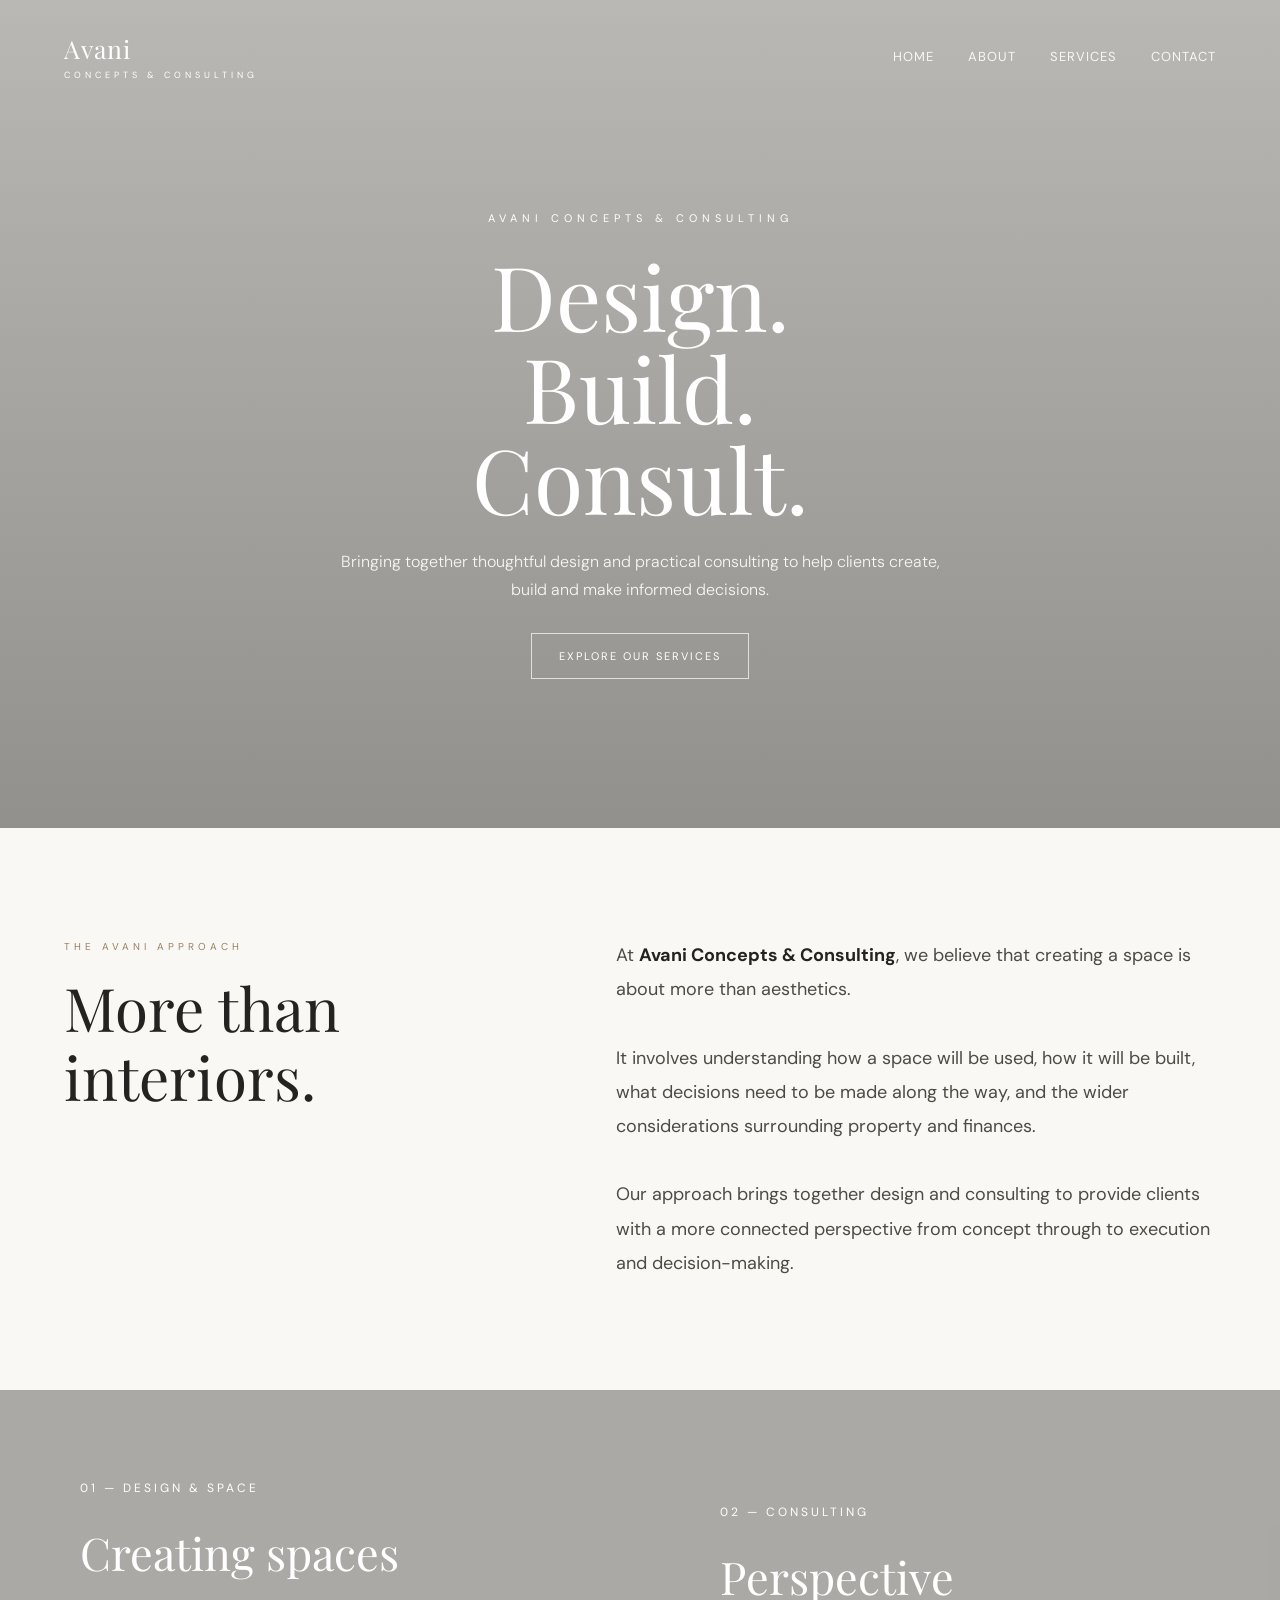
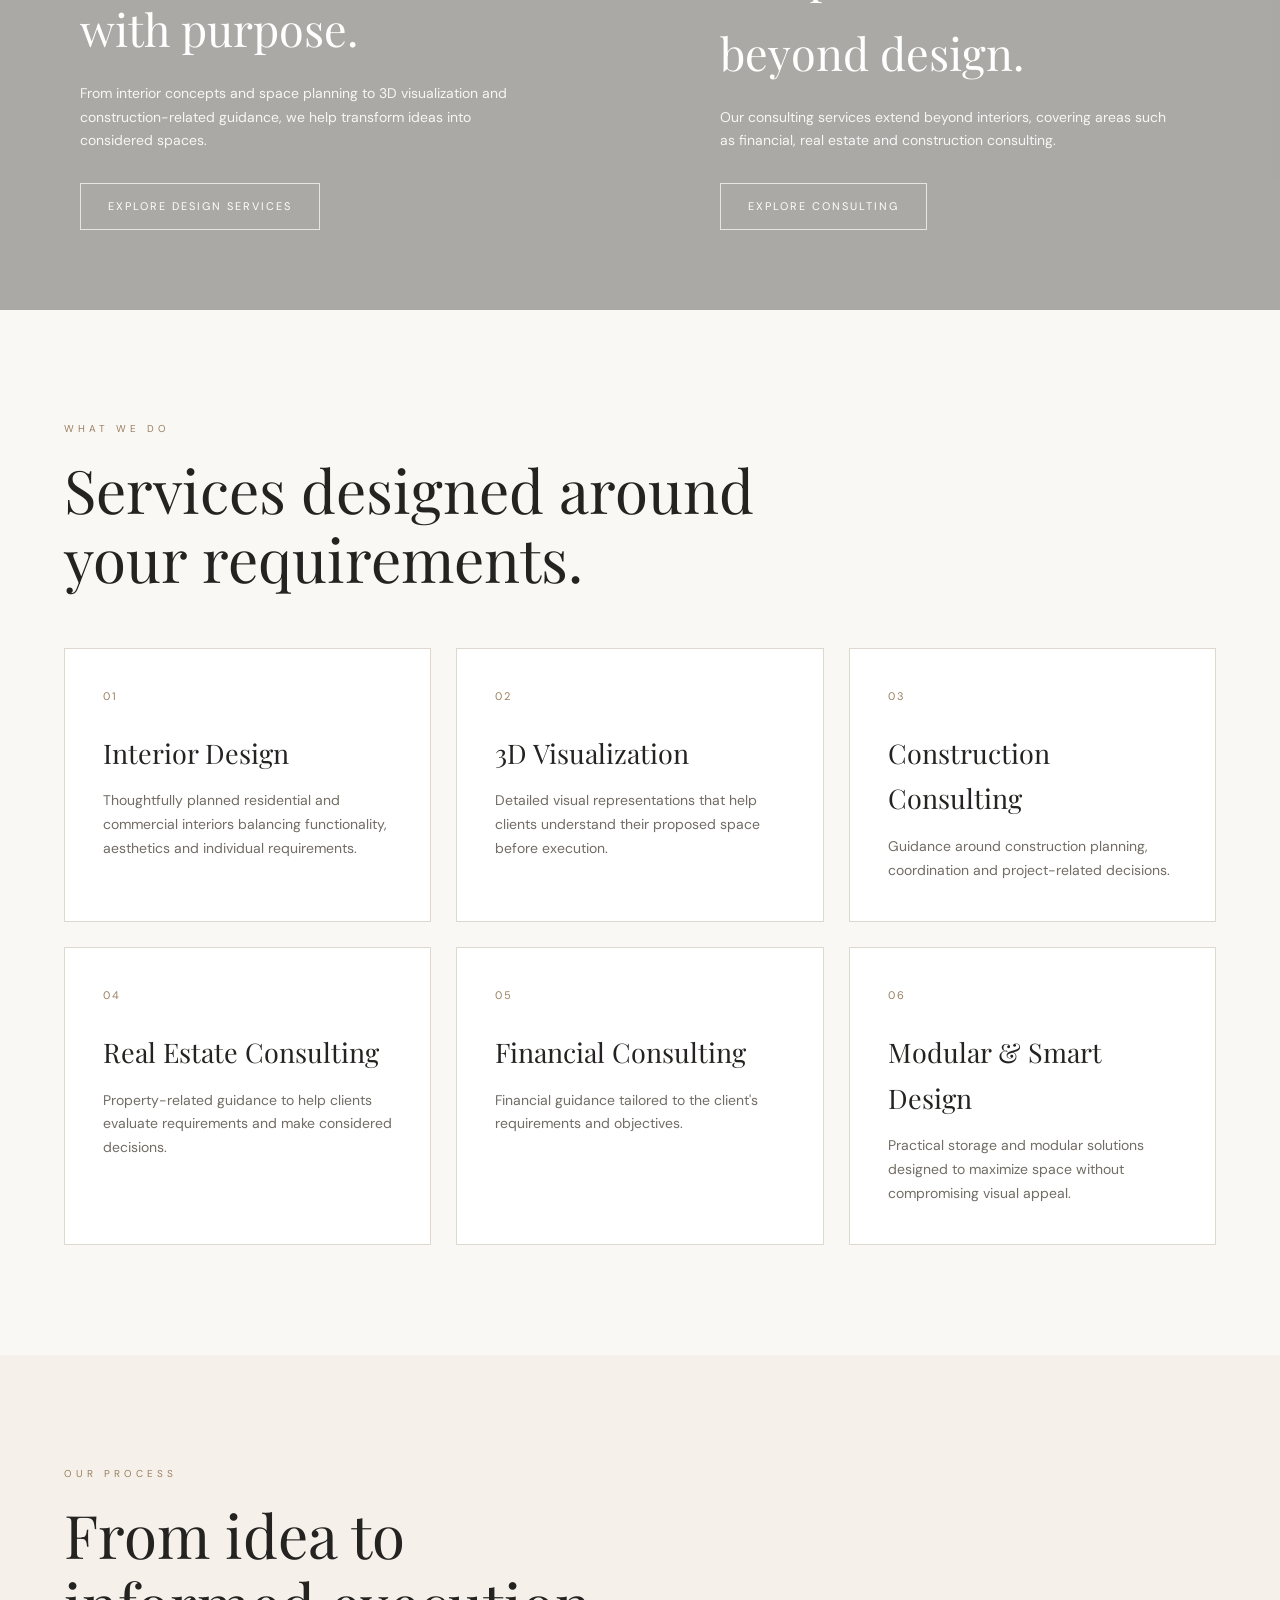
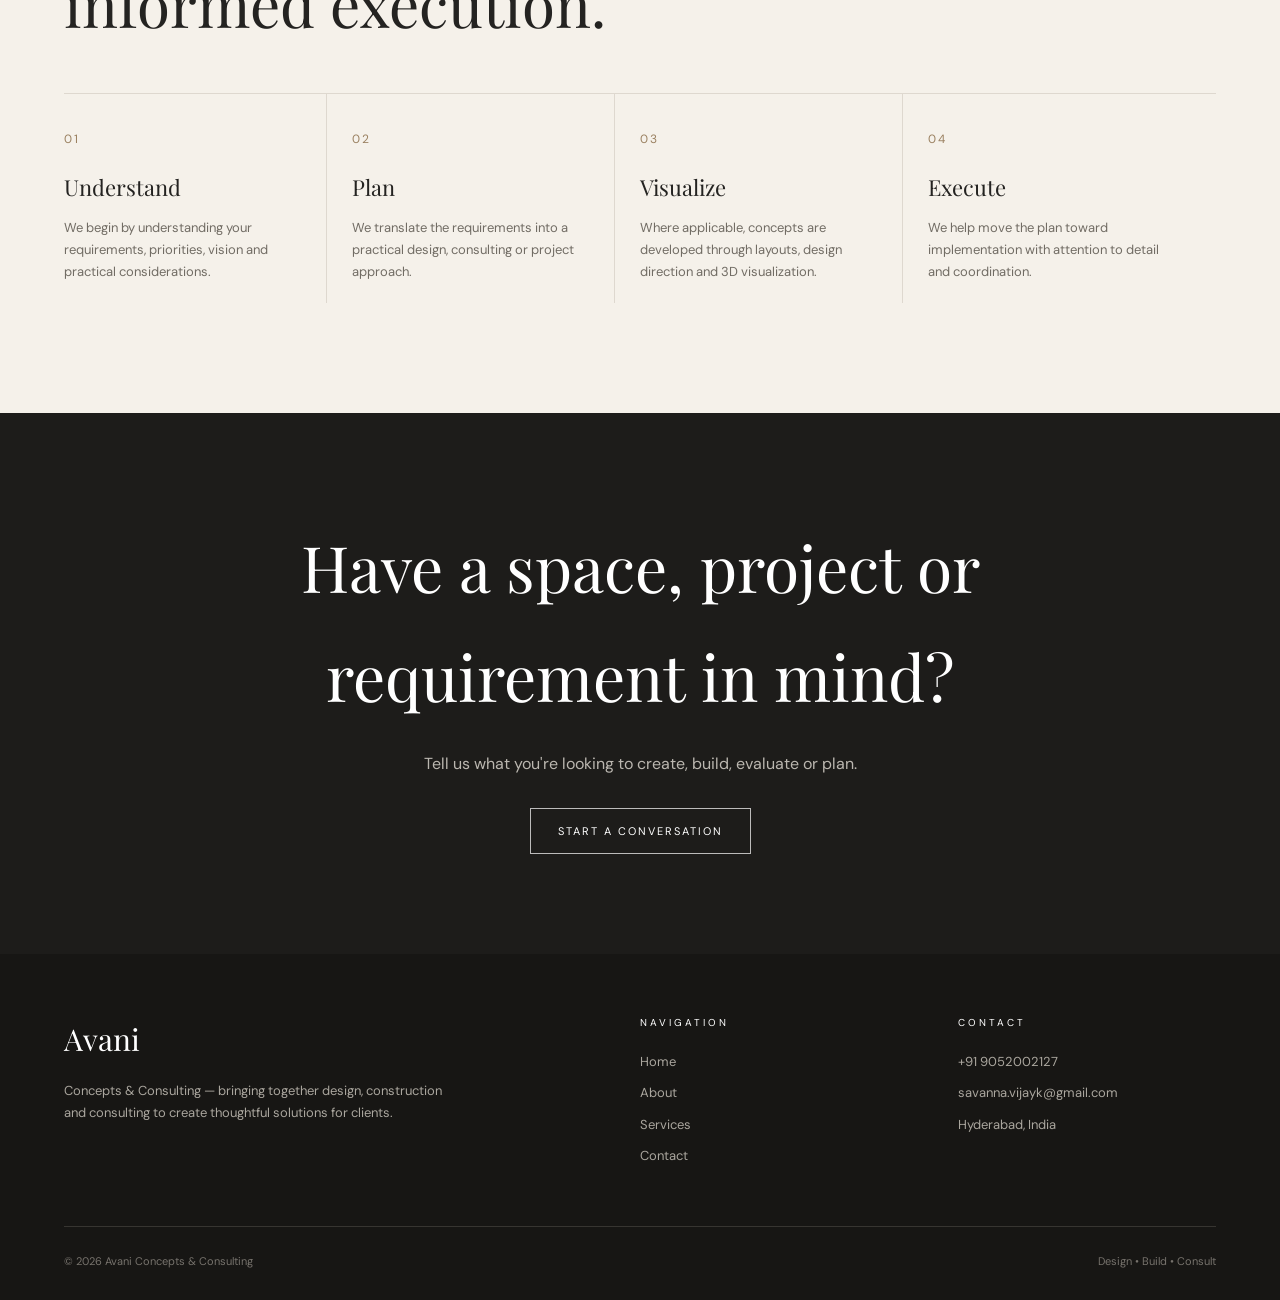
<file: index.html>
<!DOCTYPE html>
<html lang="en">

<head>
    <meta charset="UTF-8">
    <meta name="viewport" content="width=device-width, initial-scale=1.0">

    <title>Avani Concepts & Consulting | Design. Build. Consult.</title>

    <link rel="stylesheet" href="style.css">
</head>

<body>

<header class="navbar">

    <a href="index.html" class="logo">
        Avani
        <span>Concepts & Consulting</span>
    </a>

    <ul class="nav-links">
        <li><a href="index.html">Home</a></li>
        <li><a href="about.html">About</a></li>
        <li><a href="services.html">Services</a></li>
        <li><a href="contact.html">Contact</a></li>
    </ul>

</header>


<!-- HERO -->

<section class="hero">

    <div class="hero-content">

        <div class="eyebrow">
            Avani Concepts & Consulting
        </div>

        <h1>
            Design.<br>
            Build.<br>
            Consult.
        </h1>

        <p>
            Bringing together thoughtful design and practical consulting
            to help clients create, build and make informed decisions.
        </p>

        <a href="services.html" class="btn">
            Explore Our Services
        </a>

    </div>

</section>


<!-- INTRO -->

<section class="section">

    <div class="container intro">

        <div>
            <div class="section-label">
                The Avani Approach
            </div>

            <h2 class="section-title">
                More than interiors.
            </h2>
        </div>

        <div class="intro-text">

            <p>
                At <strong>Avani Concepts & Consulting</strong>, we believe
                that creating a space is about more than aesthetics.
            </p>

            <br>

            <p>
                It involves understanding how a space will be used,
                how it will be built, what decisions need to be made
                along the way, and the wider considerations surrounding
                property and finances.
            </p>

            <br>

            <p>
                Our approach brings together design and consulting
                to provide clients with a more connected perspective
                from concept through to execution and decision-making.
            </p>

        </div>

    </div>

</section>


<!-- TWO SIDES -->

<section class="divisions">

    <div class="division division-design">

        <div class="division-content">

            <div class="division-number">
                01 — DESIGN & SPACE
            </div>

            <h2>
                Creating spaces<br>
                with purpose.
            </h2>

            <p>
                From interior concepts and space planning to
                3D visualization and construction-related guidance,
                we help transform ideas into considered spaces.
            </p>

            <a href="services.html" class="btn">
                Explore Design Services
            </a>

        </div>

    </div>


    <div class="division division-consulting">

        <div class="division-content">

            <div class="division-number">
                02 — CONSULTING
            </div>

            <h2>
                Perspective<br>
                beyond design.
            </h2>

            <p>
                Our consulting services extend beyond interiors,
                covering areas such as financial, real estate and
                construction consulting.
            </p>

            <a href="services.html" class="btn">
                Explore Consulting
            </a>

        </div>

    </div>

</section>


<!-- FEATURED SERVICES -->

<section class="section">

    <div class="container">

        <div class="section-label">
            What We Do
        </div>

        <h2 class="section-title">
            Services designed around<br>
            your requirements.
        </h2>


        <div class="service-grid">

            <div class="service-card">

                <div class="service-number">01</div>

                <h3>
                    Interior Design
                </h3>

                <p>
                    Thoughtfully planned residential and
                    commercial interiors balancing functionality,
                    aesthetics and individual requirements.
                </p>

            </div>


            <div class="service-card">

                <div class="service-number">02</div>

                <h3>
                    3D Visualization
                </h3>

                <p>
                    Detailed visual representations that help
                    clients understand their proposed space
                    before execution.
                </p>

            </div>


            <div class="service-card">

                <div class="service-number">03</div>

                <h3>
                    Construction Consulting
                </h3>

                <p>
                    Guidance around construction planning,
                    coordination and project-related decisions.
                </p>

            </div>


            <div class="service-card">

                <div class="service-number">04</div>

                <h3>
                    Real Estate Consulting
                </h3>

                <p>
                    Property-related guidance to help clients
                    evaluate requirements and make considered
                    decisions.
                </p>

            </div>


            <div class="service-card">

                <div class="service-number">05</div>

                <h3>
                    Financial Consulting
                </h3>

                <p>
                    Financial guidance tailored to the client's
                    requirements and objectives.
                </p>

            </div>


            <div class="service-card">

                <div class="service-number">06</div>

                <h3>
                    Modular & Smart Design
                </h3>

                <p>
                    Practical storage and modular solutions
                    designed to maximize space without
                    compromising visual appeal.
                </p>

            </div>

        </div>

    </div>

</section>


<!-- APPROACH -->

<section class="section" style="background:#f5f1ea;">

    <div class="container">

        <div class="section-label">
            Our Process
        </div>

        <h2 class="section-title">
            From idea to<br>
            informed execution.
        </h2>


        <div class="process">

            <div class="process-item">

                <div class="process-number">01</div>

                <h3>Understand</h3>

                <p>
                    We begin by understanding your requirements,
                    priorities, vision and practical considerations.
                </p>

            </div>


            <div class="process-item">

                <div class="process-number">02</div>

                <h3>Plan</h3>

                <p>
                    We translate the requirements into a
                    practical design, consulting or project approach.
                </p>

            </div>


            <div class="process-item">

                <div class="process-number">03</div>

                <h3>Visualize</h3>

                <p>
                    Where applicable, concepts are developed
                    through layouts, design direction and
                    3D visualization.
                </p>

            </div>


            <div class="process-item">

                <div class="process-number">04</div>

                <h3>Execute</h3>

                <p>
                    We help move the plan toward implementation
                    with attention to detail and coordination.
                </p>

            </div>

        </div>

    </div>

</section>


<!-- CTA -->

<section class="cta">

    <h2>
        Have a space, project or requirement in mind?
    </h2>

    <p>
        Tell us what you're looking to create, build,
        evaluate or plan.
    </p>

    <a href="contact.html" class="btn">
        Start a Conversation
    </a>

</section>


<!-- FOOTER -->

<footer>

    <div class="footer-grid">

        <div>

            <div class="footer-logo">
                Avani
            </div>

            <p class="footer-text">
                Concepts & Consulting — bringing together
                design, construction and consulting to create
                thoughtful solutions for clients.
            </p>

        </div>


        <div>

            <div class="footer-title">
                Navigation
            </div>

            <ul class="footer-links">
                <li><a href="index.html">Home</a></li>
                <li><a href="about.html">About</a></li>
                <li><a href="services.html">Services</a></li>
                <li><a href="contact.html">Contact</a></li>
            </ul>

        </div>


        <div>

            <div class="footer-title">
                Contact
            </div>

            <ul class="footer-links">

                <!-- REPLACE THESE -->

                <li>+91 9052002127</li>
                <li>savanna.vijayk@gmail.com</li>
                <li>Hyderabad, India</li>

            </ul>

        </div>

    </div>


    <div class="footer-bottom">

        <span>
            © 2026 Avani Concepts & Consulting
        </span>

        <span>
            Design • Build • Consult
        </span>

    </div>

</footer>

</body>
</html>
</file>
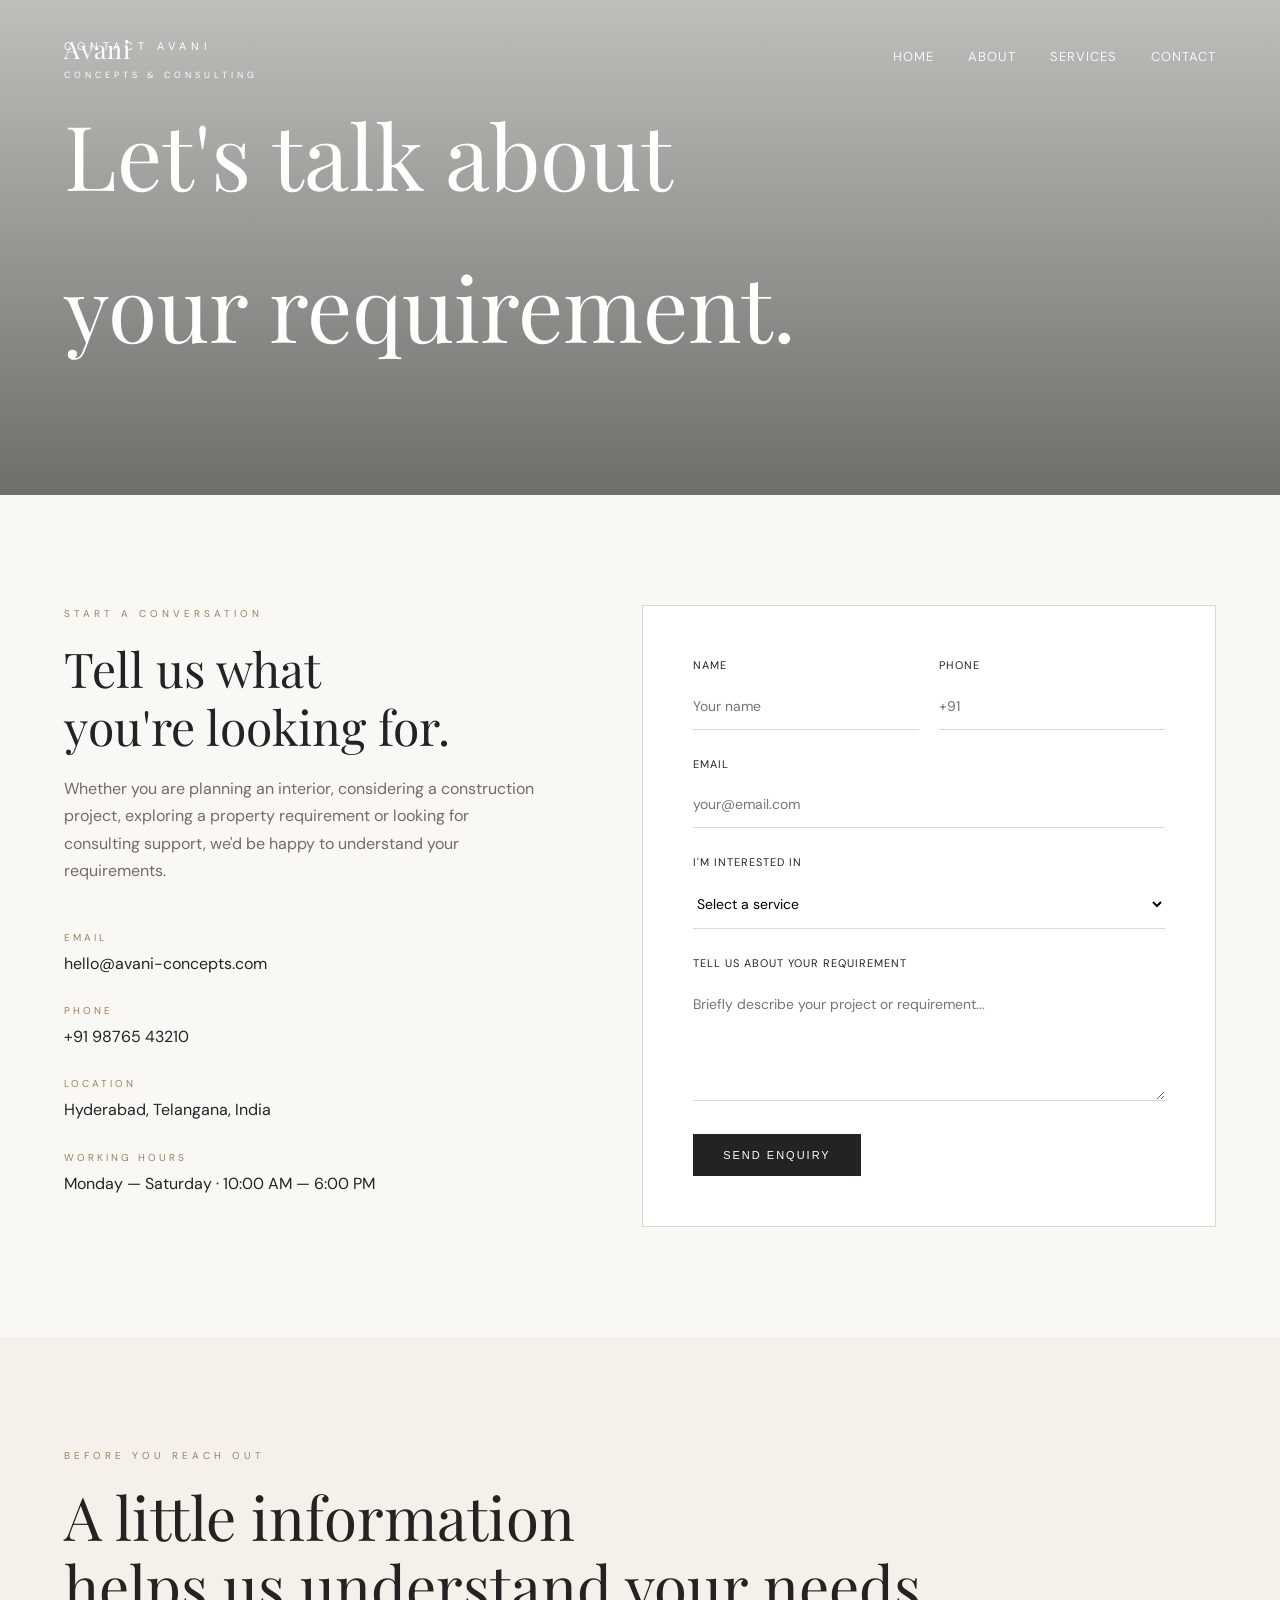
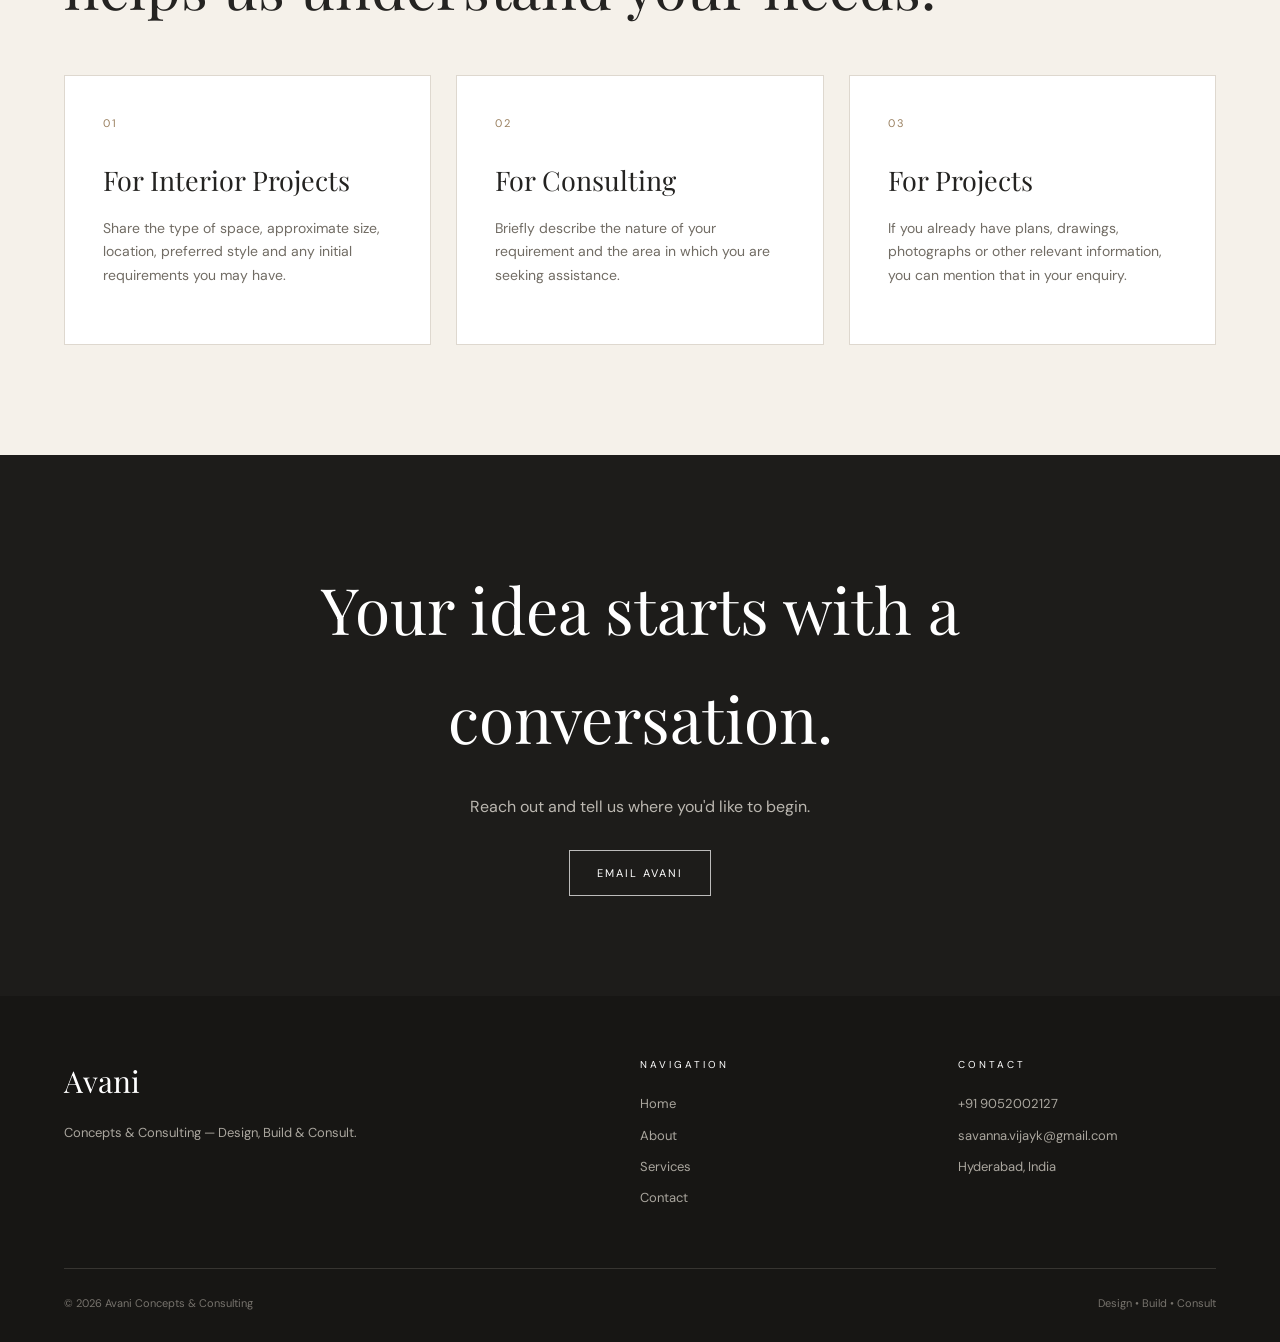
<file: contact.html>
<!DOCTYPE html>
<html lang="en">

<head>

    <meta charset="UTF-8">

    <meta name="viewport"
          content="width=device-width, initial-scale=1.0">

    <title>Contact | Avani Concepts & Consulting</title>

    <link rel="stylesheet" href="style.css">

</head>


<body>


<header class="navbar">

    <a href="index.html" class="logo">
        Avani
        <span>Concepts & Consulting</span>
    </a>

    <ul class="nav-links">

        <li><a href="index.html">Home</a></li>
        <li><a href="about.html">About</a></li>
        <li><a href="services.html">Services</a></li>
        <li><a href="contact.html">Contact</a></li>

    </ul>

</header>


<section class="page-hero">

    <div class="container">

        <div class="eyebrow">
            Contact Avani
        </div>

        <h1>
            Let's talk about<br>
            your requirement.
        </h1>

    </div>

</section>


<section class="section">

    <div class="container contact-layout">


        <!-- CONTACT INFO -->

        <div class="contact-info">

            <div class="section-label">
                Start a Conversation
            </div>

            <h2>
                Tell us what<br>
                you're looking for.
            </h2>

            <p>
                Whether you are planning an interior,
                considering a construction project,
                exploring a property requirement or
                looking for consulting support, we'd
                be happy to understand your requirements.
            </p>


            <div class="contact-details">

                <!-- REPLACE THESE -->

                <div>

                    <span>Email</span>

                    hello@avani-concepts.com

                </div>


                <div>

                    <span>Phone</span>

                    +91 98765 43210

                </div>


                <div>

                    <span>Location</span>

                    Hyderabad, Telangana, India

                </div>


                <div>

                    <span>Working Hours</span>

                    Monday — Saturday · 10:00 AM — 6:00 PM

                </div>

            </div>

        </div>


        <!-- FORM -->

        <div class="contact-form">

            <form>

                <div class="form-row">

                    <div class="form-group">

                        <label>
                            Name
                        </label>

                        <input
                            type="text"
                            placeholder="Your name"
                            required>

                    </div>


                    <div class="form-group">

                        <label>
                            Phone
                        </label>

                        <input
                            type="tel"
                            placeholder="+91">

                    </div>

                </div>


                <div class="form-group">

                    <label>
                        Email
                    </label>

                    <input
                        type="email"
                        placeholder="your@email.com"
                        required>

                </div>


                <div class="form-group">

                    <label>
                        I'm interested in
                    </label>

                    <select>

                        <option>
                            Select a service
                        </option>

                        <option>
                            Interior Design
                        </option>

                        <option>
                            3D Visualization
                        </option>

                        <option>
                            Construction Consulting
                        </option>

                        <option>
                            Real Estate Consulting
                        </option>

                        <option>
                            Financial Consulting
                        </option>

                        <option>
                            Other
                        </option>

                    </select>

                </div>


                <div class="form-group">

                    <label>
                        Tell us about your requirement
                    </label>

                    <textarea
                        placeholder="Briefly describe your project or requirement..."></textarea>

                </div>


                <button
                    type="submit"
                    class="submit-btn">

                    Send Enquiry

                </button>

            </form>

        </div>

    </div>

</section>


<!-- FAQ STYLE INFO -->

<section class="section" style="background:#f5f1ea;">

    <div class="container">

        <div class="section-label">
            Before You Reach Out
        </div>

        <h2 class="section-title">
            A little information<br>
            helps us understand your needs.
        </h2>


        <div class="service-grid">


            <div class="service-card">

                <div class="service-number">01</div>

                <h3>
                    For Interior Projects
                </h3>

                <p>
                    Share the type of space, approximate
                    size, location, preferred style and
                    any initial requirements you may have.
                </p>

            </div>


            <div class="service-card">

                <div class="service-number">02</div>

                <h3>
                    For Consulting
                </h3>

                <p>
                    Briefly describe the nature of your
                    requirement and the area in which
                    you are seeking assistance.
                </p>

            </div>


            <div class="service-card">

                <div class="service-number">03</div>

                <h3>
                    For Projects
                </h3>

                <p>
                    If you already have plans, drawings,
                    photographs or other relevant information,
                    you can mention that in your enquiry.
                </p>

            </div>


        </div>

    </div>

</section>


<section class="cta">

    <h2>
        Your idea starts with a conversation.
    </h2>

    <p>
        Reach out and tell us where you'd like to begin.
    </p>

    <a href="mailto:hello@avani-concepts.com" class="btn">
        Email Avani
    </a>

</section>


<footer>

    <div class="footer-grid">

        <div>

            <div class="footer-logo">
                Avani
            </div>

            <p class="footer-text">
                Concepts & Consulting — Design, Build & Consult.
            </p>

        </div>


        <div>

            <div class="footer-title">
                Navigation
            </div>

            <ul class="footer-links">

                <li><a href="index.html">Home</a></li>
                <li><a href="about.html">About</a></li>
                <li><a href="services.html">Services</a></li>
                <li><a href="contact.html">Contact</a></li>

            </ul>

        </div>


        <div>

            <div class="footer-title">
                Contact
            </div>

            <ul class="footer-links">

                <li>+91 9052002127</li>
                <li>savanna.vijayk@gmail.com</li>
                <li>Hyderabad, India</li>

            </ul>

        </div>

    </div>


    <div class="footer-bottom">

        <span>© 2026 Avani Concepts & Consulting</span>

        <span>Design • Build • Consult</span>

    </div>

</footer>


</body>
</html>
</file>
<file: style.css>
@import url('https://fonts.googleapis.com/css2?family=DM+Sans:wght@300;400;500;600&family=Playfair+Display:wght@400;500;600&display=swap');

:root {
    --cream: #f5f1ea;
    --soft-cream: #faf8f4;
    --white: #ffffff;
    --charcoal: #242321;
    --muted: #716c64;
    --line: #ded8cf;
    --accent: #9a8060;
    --dark: #1d1c1a;
}

* {
    box-sizing: border-box;
    margin: 0;
    padding: 0;
}

html {
    scroll-behavior: smooth;
}

body {
    font-family: 'DM Sans', sans-serif;
    color: var(--charcoal);
    background: var(--soft-cream);
    line-height: 1.7;
}

a {
    color: inherit;
    text-decoration: none;
}

img {
    width: 100%;
    display: block;
}

.container {
    width: min(1180px, 90%);
    margin: auto;
}

/* ---------------- NAVIGATION ---------------- */

.navbar {
    position: absolute;
    top: 0;
    left: 0;
    width: 100%;
    z-index: 10;
    padding: 28px 5%;
    display: flex;
    justify-content: space-between;
    align-items: center;
    color: white;
}

.logo {
    font-family: 'Playfair Display', serif;
    font-size: 25px;
    letter-spacing: 1px;
}

.logo span {
    display: block;
    font-family: 'DM Sans', sans-serif;
    font-size: 9px;
    letter-spacing: 4px;
    text-transform: uppercase;
    margin-top: -3px;
}

.nav-links {
    display: flex;
    list-style: none;
    gap: 34px;
}

.nav-links a {
    font-size: 13px;
    letter-spacing: 1px;
    text-transform: uppercase;
    position: relative;
    opacity: 0.9;
}

.nav-links a::after {
    content: "";
    position: absolute;
    width: 0;
    height: 1px;
    background: white;
    left: 0;
    bottom: -7px;
    transition: 0.3s;
}

.nav-links a:hover::after {
    width: 100%;
}

/* ---------------- HERO ---------------- */

.hero {
    min-height: 92vh;
    background:
        linear-gradient(rgba(20, 18, 15, 0.28), rgba(20, 18, 15, 0.45)),
        url('https://images.unsplash.com/photo-1600607687939-ce8a6c25118c?auto=format&fit=crop&w=2000&q=85')
        center/cover;
    display: flex;
    align-items: center;
    color: white;
}

.hero-content {
    width: min(850px, 90%);
    margin: auto;
    text-align: center;
    padding-top: 60px;
}

.eyebrow {
    text-transform: uppercase;
    letter-spacing: 5px;
    font-size: 11px;
    margin-bottom: 22px;
}

.hero h1 {
    font-family: 'Playfair Display', serif;
    font-size: clamp(52px, 7vw, 92px);
    font-weight: 400;
    line-height: 1.02;
    margin-bottom: 25px;
}

.hero p {
    max-width: 620px;
    margin: auto;
    font-size: 16px;
    font-weight: 300;
    opacity: 0.92;
}

/* ---------------- BUTTONS ---------------- */

.btn {
    display: inline-block;
    margin-top: 30px;
    padding: 13px 27px;
    border: 1px solid rgba(255,255,255,0.7);
    font-size: 11px;
    letter-spacing: 2px;
    text-transform: uppercase;
    transition: 0.3s;
}

.btn:hover {
    background: white;
    color: var(--charcoal);
}

.btn-dark {
    border: 1px solid var(--charcoal);
    color: var(--charcoal);
}

.btn-dark:hover {
    background: var(--charcoal);
    color: white;
}

/* ---------------- SECTIONS ---------------- */

.section {
    padding: 110px 0;
}

.section-small {
    padding: 75px 0;
}

.section-label {
    font-size: 10px;
    letter-spacing: 4px;
    text-transform: uppercase;
    color: var(--accent);
    margin-bottom: 18px;
}

.section-title {
    font-family: 'Playfair Display', serif;
    font-size: clamp(38px, 5vw, 60px);
    font-weight: 400;
    line-height: 1.15;
}

.section-text {
    color: var(--muted);
    max-width: 650px;
    font-size: 15px;
}

/* ---------------- INTRO ---------------- */

.intro {
    display: grid;
    grid-template-columns: 1fr 1.3fr;
    gap: 90px;
    align-items: start;
}

.intro-text {
    font-size: 18px;
    color: #4e4a44;
    line-height: 1.9;
}

.intro-text strong {
    color: var(--charcoal);
}

/* ---------------- TWO DIVISIONS ---------------- */

.divisions {
    display: grid;
    grid-template-columns: 1fr 1fr;
}

.division {
    min-height: 520px;
    padding: 80px;
    display: flex;
    flex-direction: column;
    justify-content: flex-end;
    color: white;
    position: relative;
    overflow: hidden;
}

.division::before {
    content: "";
    position: absolute;
    inset: 0;
    background: rgba(20,20,18,0.35);
    transition: 0.5s;
}

.division:hover::before {
    background: rgba(20,20,18,0.2);
}

.division-content {
    position: relative;
    z-index: 2;
}

.division-design {
    background:
        url('https://images.unsplash.com/photo-1600607687920-4e2a09cf159d?auto=format&fit=crop&w=1200&q=85')
        center/cover;
}

.division-consulting {
    background:
        url('https://images.unsplash.com/photo-1497366811353-6870744d04b2?auto=format&fit=crop&w=1200&q=85')
        center/cover;
}

.division-number {
    font-size: 12px;
    letter-spacing: 3px;
    margin-bottom: 15px;
}

.division h2 {
    font-family: 'Playfair Display', serif;
    font-size: 45px;
    font-weight: 400;
    margin-bottom: 15px;
}

.division p {
    max-width: 450px;
    font-size: 14px;
    opacity: 0.9;
}

/* ---------------- SERVICE CARDS ---------------- */

.service-grid {
    display: grid;
    grid-template-columns: repeat(3, 1fr);
    gap: 25px;
    margin-top: 55px;
}

.service-card {
    background: white;
    border: 1px solid var(--line);
    padding: 38px;
    min-height: 270px;
    transition: 0.35s;
}

.service-card:hover {
    transform: translateY(-7px);
    box-shadow: 0 18px 45px rgba(0,0,0,0.08);
}

.service-number {
    color: var(--accent);
    font-size: 11px;
    letter-spacing: 2px;
}

.service-card h3 {
    font-family: 'Playfair Display', serif;
    font-size: 27px;
    font-weight: 400;
    margin: 25px 0 13px;
}

.service-card p {
    color: var(--muted);
    font-size: 14px;
}

/* ---------------- IMAGE + TEXT ---------------- */

.image-text {
    display: grid;
    grid-template-columns: 1fr 1fr;
    min-height: 650px;
}

.image-text img {
    height: 100%;
    object-fit: cover;
}

.image-text-content {
    padding: 90px;
    display: flex;
    flex-direction: column;
    justify-content: center;
    background: var(--cream);
}

.image-text-content p {
    color: var(--muted);
    margin-top: 25px;
    max-width: 530px;
}

/* ---------------- PROCESS ---------------- */

.process {
    display: grid;
    grid-template-columns: repeat(4, 1fr);
    margin-top: 55px;
    border-top: 1px solid var(--line);
}

.process-item {
    padding: 35px 25px 20px 0;
    border-right: 1px solid var(--line);
    margin-right: 25px;
}

.process-item:last-child {
    border-right: none;
}

.process-number {
    color: var(--accent);
    font-size: 12px;
    letter-spacing: 2px;
}

.process h3 {
    font-family: 'Playfair Display', serif;
    font-size: 22px;
    font-weight: 400;
    margin: 20px 0 10px;
}

.process p {
    color: var(--muted);
    font-size: 13px;
}

/* ---------------- PAGE HERO ---------------- */

.page-hero {
    height: 55vh;
    min-height: 420px;
    display: flex;
    align-items: flex-end;
    padding-bottom: 75px;
    color: white;
    background:
        linear-gradient(rgba(20,18,15,0.25), rgba(20,18,15,0.6)),
        url('https://images.unsplash.com/photo-1600210492486-724fe5c67fb0?auto=format&fit=crop&w=2000&q=85')
        center/cover;
}

.page-hero h1 {
    font-family: 'Playfair Display', serif;
    font-size: clamp(55px, 7vw, 90px);
    font-weight: 400;
}

/* ---------------- CASE STUDY ---------------- */

.case-study {
    display: grid;
    grid-template-columns: 1fr 1fr;
    gap: 70px;
    align-items: center;
}

.case-study img {
    height: 600px;
    object-fit: cover;
}

.case-study-content p {
    color: var(--muted);
    margin-top: 22px;
}

/* ---------------- DARK CTA ---------------- */

.cta {
    background: var(--dark);
    color: white;
    padding: 100px 20px;
    text-align: center;
}

.cta h2 {
    font-family: 'Playfair Display', serif;
    font-size: clamp(40px, 5vw, 65px);
    font-weight: 400;
    max-width: 750px;
    margin: auto;
}

.cta p {
    max-width: 570px;
    margin: 20px auto 0;
    color: #bbb7b0;
}

/* ---------------- CONTACT ---------------- */

.contact-layout {
    display: grid;
    grid-template-columns: 1fr 1.2fr;
    gap: 100px;
}

.contact-info h2 {
    font-family: 'Playfair Display', serif;
    font-size: 48px;
    font-weight: 400;
    line-height: 1.2;
}

.contact-info p {
    color: var(--muted);
    margin-top: 20px;
}

.contact-details {
    margin-top: 45px;
}

.contact-details div {
    margin-bottom: 25px;
}

.contact-details span {
    display: block;
    font-size: 10px;
    letter-spacing: 3px;
    text-transform: uppercase;
    color: var(--accent);
    margin-bottom: 4px;
}

.contact-form {
    background: white;
    padding: 50px;
    border: 1px solid var(--line);
}

.form-row {
    display: grid;
    grid-template-columns: 1fr 1fr;
    gap: 20px;
}

.form-group {
    margin-bottom: 25px;
}

.form-group label {
    display: block;
    font-size: 11px;
    letter-spacing: 1px;
    margin-bottom: 8px;
    text-transform: uppercase;
}

.form-group input,
.form-group textarea,
.form-group select {
    width: 100%;
    padding: 14px 0;
    border: none;
    border-bottom: 1px solid var(--line);
    background: transparent;
    font-family: inherit;
    outline: none;
    font-size: 14px;
}

.form-group textarea {
    min-height: 120px;
    resize: vertical;
}

.submit-btn {
    padding: 15px 30px;
    border: none;
    background: var(--charcoal);
    color: white;
    letter-spacing: 2px;
    text-transform: uppercase;
    font-size: 11px;
    cursor: pointer;
}

/* ---------------- FOOTER ---------------- */

footer {
    background: #171614;
    color: white;
    padding: 60px 5% 30px;
}

.footer-grid {
    display: grid;
    grid-template-columns: 2fr 1fr 1fr;
    gap: 60px;
    padding-bottom: 50px;
    border-bottom: 1px solid #373531;
}

.footer-logo {
    font-family: 'Playfair Display', serif;
    font-size: 30px;
}

.footer-text {
    color: #aaa69e;
    max-width: 400px;
    margin-top: 15px;
    font-size: 13px;
}

.footer-title {
    font-size: 10px;
    letter-spacing: 3px;
    text-transform: uppercase;
    margin-bottom: 20px;
}

.footer-links {
    list-style: none;
}

.footer-links li {
    margin-bottom: 9px;
    color: #aaa69e;
    font-size: 13px;
}

.footer-bottom {
    padding-top: 25px;
    color: #77736d;
    font-size: 11px;
    display: flex;
    justify-content: space-between;
}

/* ---------------- MOBILE ---------------- */

@media (max-width: 850px) {

    .navbar {
        padding: 22px 5%;
    }

    .nav-links {
        gap: 12px;
    }

    .nav-links a {
        font-size: 10px;
    }

    .hero {
        min-height: 80vh;
    }

    .intro,
    .case-study,
    .contact-layout,
    .image-text {
        grid-template-columns: 1fr;
    }

    .divisions {
        grid-template-columns: 1fr;
    }

    .division {
        min-height: 450px;
        padding: 50px;
    }

    .service-grid {
        grid-template-columns: 1fr;
    }

    .process {
        grid-template-columns: 1fr 1fr;
    }

    .image-text-content {
        padding: 60px 8%;
    }

    .case-study img {
        height: 450px;
    }

    .contact-form {
        padding: 30px;
    }

    .footer-grid {
        grid-template-columns: 1fr;
    }
}

@media (max-width: 550px) {

    .logo {
        font-size: 18px;
    }

    .logo span {
        font-size: 7px;
        letter-spacing: 2px;
    }

    .nav-links {
        gap: 9px;
    }

    .nav-links a {
        font-size: 8px;
    }

    .process {
        grid-template-columns: 1fr;
    }

    .form-row {
        grid-template-columns: 1fr;
    }

    .footer-bottom {
        flex-direction: column;
        gap: 10px;
    }
}
</file>
